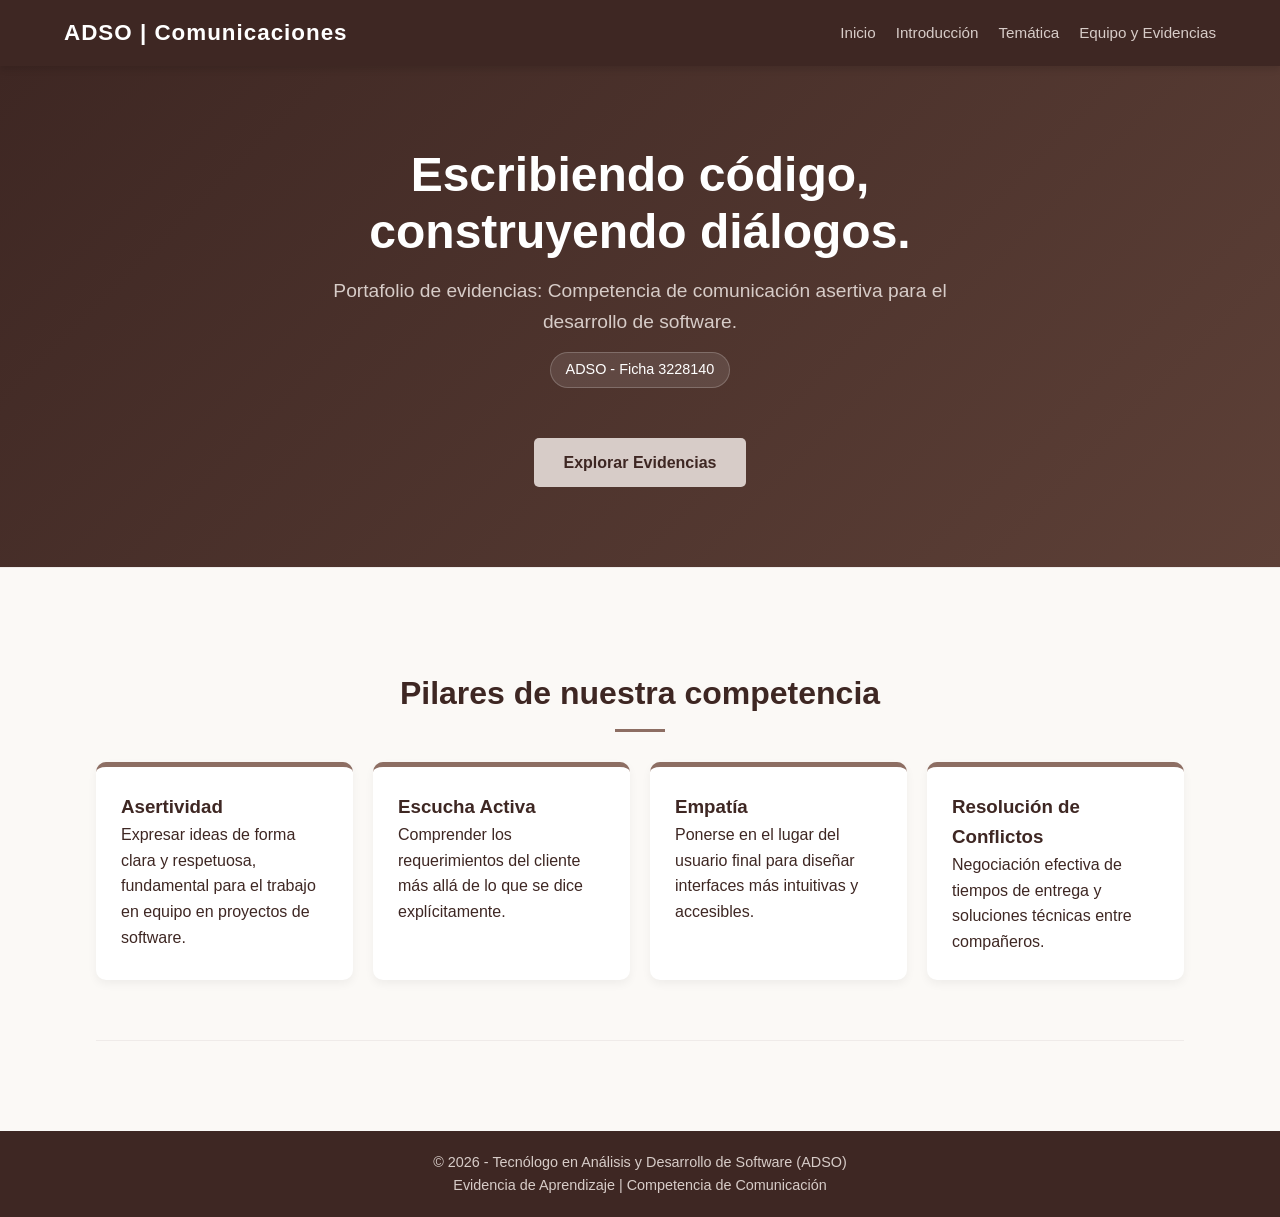
<file: index.html>
<!DOCTYPE html>
<html lang="es">
<head>
    <meta charset="UTF-8">
    <meta name="viewport" content="width=device-width, initial-scale=1.0">
    <title>ADSO | Comunicaciones - Inicio</title>
    <link rel="stylesheet" href="estilos.css">
</head>
<body>

    <header>
        <div class="nav-container">
            <div class="logo">ADSO | Comunicaciones</div>
            <nav>
                <ul>
                    <li><a href="index.html">Inicio</a></li>
                    <li><a href="introduccion.html">Introducción</a></li>
                    <li><a href="tematica.html">Temática</a></li>
                    <li><a href="equipo_evidencias.html">Equipo y Evidencias</a></li>
                </ul>
            </nav>
        </div>
    </header>

    <section class="hero">
        <h1>Escribiendo código,<br>construyendo diálogos.</h1>
        <p>Portafolio de evidencias: Competencia de comunicación asertiva para el desarrollo de software.</p>
        <div class="sub-hero-tag">ADSO - Ficha 3228140</div>
        <div style="margin-top: 30px;">
            <a href="equipo_evidencias.html" class="boton-hero">Explorar Evidencias</a>
        </div>
    </section>

    <div class="container">
        <section id="pilares">
            <h2>Pilares de nuestra competencia</h2>
            <div class="grid-pilares">
                <div class="card-pilar">
                    <h3>Asertividad</h3>
                    <p>Expresar ideas de forma clara y respetuosa, fundamental para el trabajo en equipo en proyectos de software.</p>
                </div>
                <div class="card-pilar">
                    <h3>Escucha Activa</h3>
                    <p>Comprender los requerimientos del cliente más allá de lo que se dice explícitamente.</p>
                </div>
                <div class="card-pilar">
                    <h3>Empatía</h3>
                    <p>Ponerse en el lugar del usuario final para diseñar interfaces más intuitivas y accesibles.</p>
                </div>
                <div class="card-pilar">
                    <h3>Resolución de Conflictos</h3>
                    <p>Negociación efectiva de tiempos de entrega y soluciones técnicas entre compañeros.</p>
                </div>
            </div>
        </section>
    </div>

    <footer>
        <p>© 2026 - Tecnólogo en Análisis y Desarrollo de Software (ADSO)</p>
        <p>Evidencia de Aprendizaje | Competencia de Comunicación</p>
    </footer>

</body>
</html>
</file>
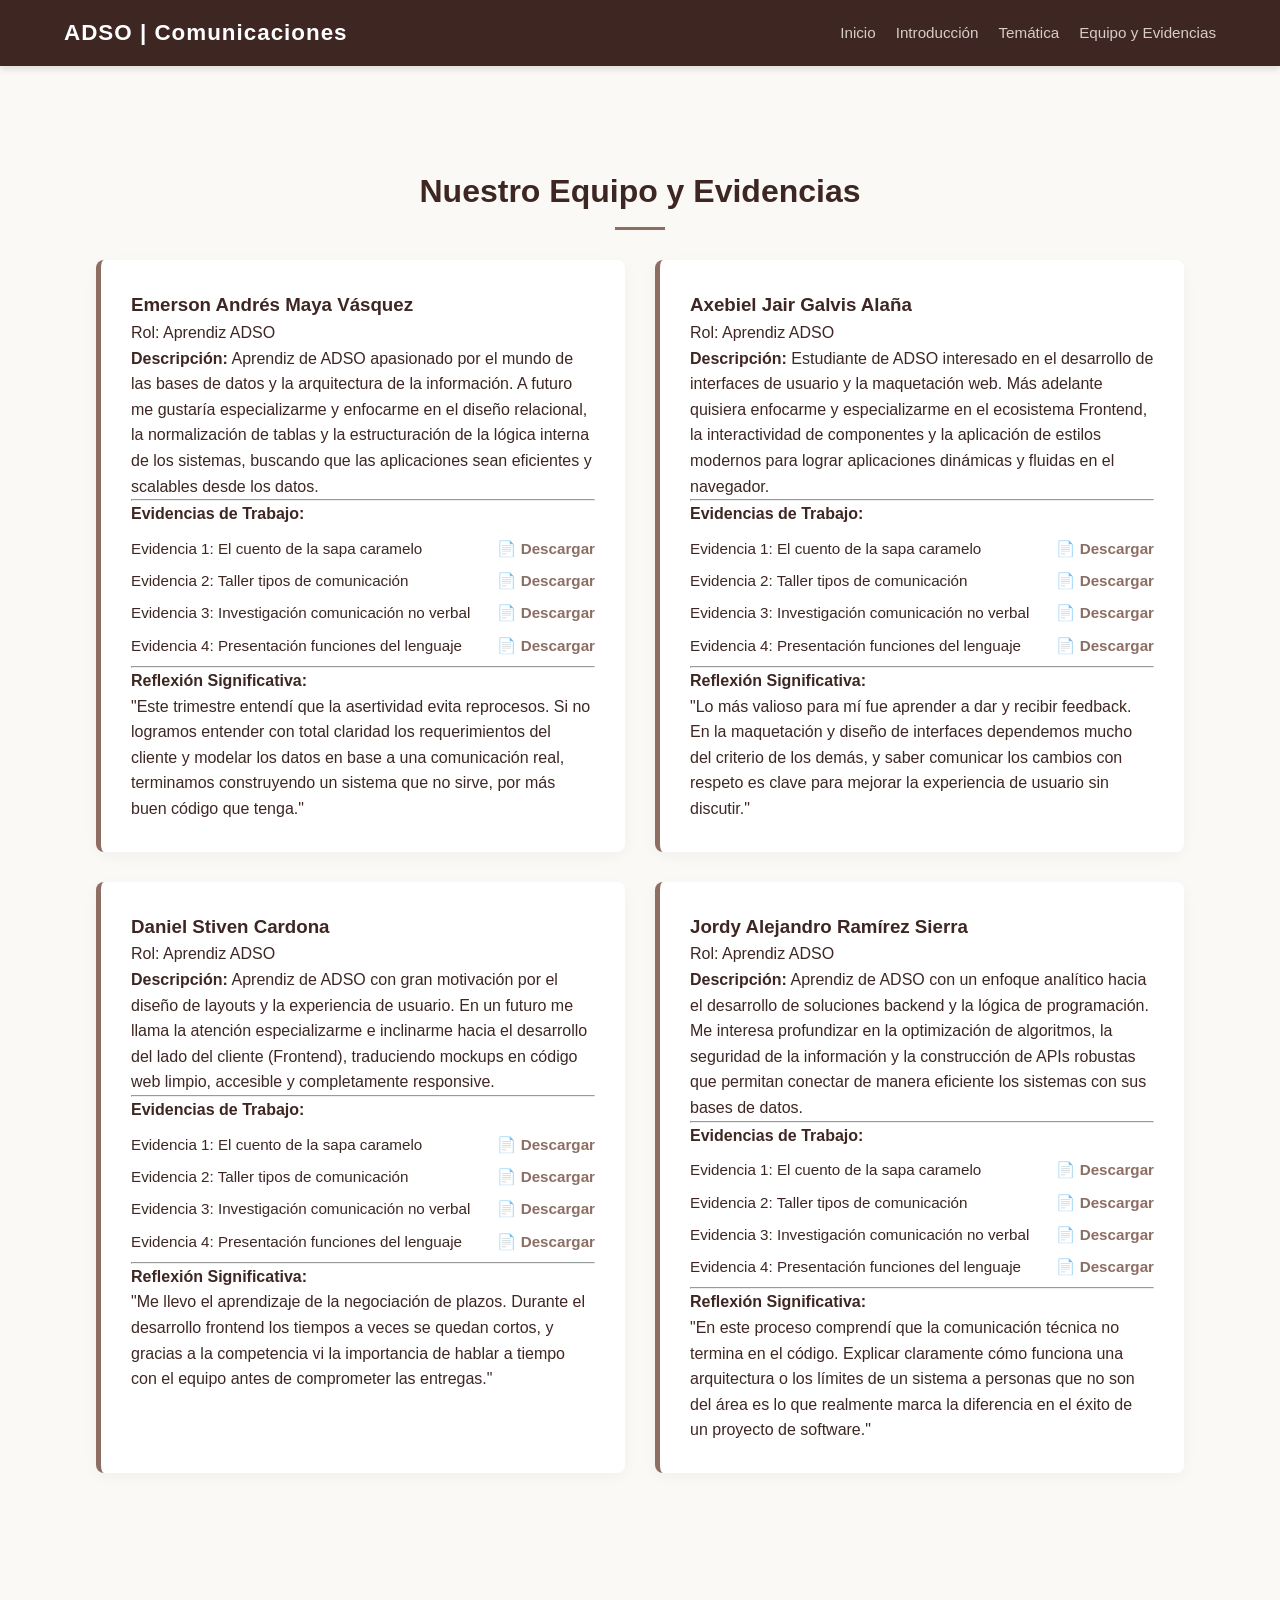
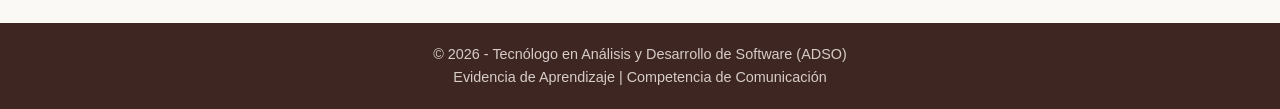
<file: equipo_evidencias.html>
<!DOCTYPE html>
<html lang="es">
<head>
    <meta charset="UTF-8">
    <meta name="viewport" content="width=device-width, initial-scale=1.0">
    <title>Equipo y Evidencias</title>
    <link rel="stylesheet" href="estilos.css">
</head>
<body>

    <header>
        <div class="nav-container">
            <div class="logo">ADSO | Comunicaciones</div>
            <nav>
                <ul>
                    <li><a href="index.html">Inicio</a></li>
                    <li><a href="introduccion.html">Introducción</a></li>
                    <li><a href="tematica.html">Temática</a></li>
                    <li><a href="equipo_evidencias.html">Equipo y Evidencias</a></li>
                </ul>
            </nav>
        </div>
    </header>

    <div class="container">
        <section id="equipo" style="border: none;">
            <h2>Nuestro Equipo y Evidencias</h2>
            <div class="grid-equipo">
                
                <div class="card">
                    <h3>Emerson Andrés Maya Vásquez</h3>
                    <p class="rol-tag">Rol: Aprendiz ADSO</p>
                    <p><strong>Descripción:</strong> Aprendiz de ADSO apasionado por el mundo de las bases de datos y la arquitectura de la información. A futuro me gustaría especializarme y enfocarme en el diseño relacional, la normalización de tablas y la estructuración de la lógica interna de los sistemas, buscando que las aplicaciones sean eficientes y scalables desde los datos.</p>
                    
                    <hr class="divisor">
                    <p><strong>Evidencias de Trabajo:</strong></p>
                    <ul class="lista-evidencias">
                        <li><span>Evidencia 1: El cuento de la sapa caramelo</span> <a href="Trabajos_Emerson/CUENTO_SAPA_CARAMELO.jpg" class="evidencia-link" download="Cuento_Sapa_Caramelo.jpg">📄 Descargar</a></li>
                        <li><span>Evidencia 2: Taller tipos de comunicación</span> <a href="Trabajos_Emerson/actividadParejas1.pdf" class="evidencia-link" download="Taller_Tipos_Comunicacion.pdf">📄 Descargar</a></li>
                        <li><span>Evidencia 3: Investigación comunicación no verbal</span> <a href="Trabajos_Emerson/COMUNICACIÓN_NO_VERBAL.docx" class="evidencia-link" download="Investigacion_Comunicacion_No_Verbal.docx">📄 Descargar</a></li>
                        <li><span>Evidencia 4: Presentación funciones del lenguaje</span> <a href="Trabajos_Emerson/Técnicas_de_Comunicación_Asertiva.pdf" class="evidencia-link" download="Presentacion_Funciones_Lenguaje.docx">📄 Descargar</a></li>
                    </ul>
                    
                    <hr class="divisor">
                    <p><strong>Reflexión Significativa:</strong></p>
                    <p class="reflexion-texto">"Este trimestre entendí que la asertividad evita reprocesos. Si no logramos entender con total claridad los requerimientos del cliente y modelar los datos en base a una comunicación real, terminamos construyendo un sistema que no sirve, por más buen código que tenga."</p>
                </div>

                <div class="card">
                    <h3>Axebiel Jair Galvis Alaña</h3>
                    <p class="rol-tag">Rol: Aprendiz ADSO</p>
                    <p><strong>Descripción:</strong> Estudiante de ADSO interesado en el desarrollo de interfaces de usuario y la maquetación web. Más adelante quisiera enfocarme y especializarme en el ecosistema Frontend, la interactividad de componentes y la aplicación de estilos modernos para lograr aplicaciones dinámicas y fluidas en el navegador.</p>
                    
                    <hr class="divisor">
                    <p><strong>Evidencias de Trabajo:</strong></p>
                    <ul class="lista-evidencias">
                        <li><span>Evidencia 1: El cuento de la sapa caramelo</span> <a href="Trabajos_Axebiel/Cuento_sapa.jpeg" class="evidencia-link" download="Cuento_Sapa_Caramelo_Axebiel.jpg">📄 Descargar</a></li>
                        <li><span>Evidencia 2: Taller tipos de comunicación</span> <a href="Trabajos_Axebiel/TALLER_DE_COMUNICACIÓN_ASERTIVA.docx" class="evidencia-link" download="Taller_Tipos_Comunicacion_Axebiel.pdf">📄 Descargar</a></li>
                        <li><span>Evidencia 3: Investigación comunicación no verbal</span> <a href="Trabajos_Axebiel/Document_12.docx" class="evidencia-link" download="Investigacion_No_Verbal_Axebiel.docx">📄 Descargar</a></li>
                        <li><span>Evidencia 4: Presentación funciones del lenguaje</span> <a href="Trabajos_Axebiel/Funcion_Apelativa.pptx" class="evidencia-link" download="Funciones_Lenguaje_Axebiel.docx">📄 Descargar</a></li>
                    </ul>
                    
                    <hr class="divisor">
                    <p><strong>Reflexión Significativa:</strong></p>
                    <p class="reflexion-texto">"Lo más valioso para mí fue aprender a dar y recibir feedback. En la maquetación y diseño de interfaces dependemos mucho del criterio de los demás, y saber comunicar los cambios con respeto es clave para mejorar la experiencia de usuario sin discutir."</p>
                </div>

                <div class="card">
                    <h3>Daniel Stiven Cardona</h3>
                    <p class="rol-tag">Rol: Aprendiz ADSO</p>
                    <p><strong>Descripción:</strong> Aprendiz de ADSO con gran motivación por el diseño de layouts y la experiencia de usuario. En un futuro me llama la atención especializarme e inclinarme hacia el desarrollo del lado del cliente (Frontend), traduciendo mockups en código web limpio, accesible y completamente responsive.</p>
                    
                    <hr class="divisor">
                    <p><strong>Evidencias de Trabajo:</strong></p>
                    <ul class="lista-evidencias">
                        <li><span>Evidencia 1: El cuento de la sapa caramelo</span> <a href="Trabajos_Daniel/sapa_caramelo.jpeg" class="evidencia-link" download="Cuento_Sapa_Caramelo_Daniel.jpg">📄 Descargar</a></li>
                        <li><span>Evidencia 2: Taller tipos de comunicación</span> <a href="Trabajos_Daniel/Taller_tipo_de_comunicación1.docx" class="evidencia-link" download="Taller_Tipos_Comunicacion_Daniel.pdf">📄 Descargar</a></li>
                        <li><span>Evidencia 3: Investigación comunicación no verbal</span> <a href="Trabajos_Daniel/Proxemia individual.docx" class="evidencia-link" download="Investigacion_No_Verbal_Daniel.docx">📄 Descargar</a></li>
                        <li><span>Evidencia 4: Presentación funciones del lenguaje</span> <a href="Trabajos_Emerson/Técnicas_de_Comunicación_Asertiva.pdf" class="evidencia-link" download="Funciones_Lenguaje_Daniel.docx">📄 Descargar</a></li>
                    </ul>
                    
                    <hr class="divisor">
                    <p><strong>Reflexión Significativa:</strong></p>
                    <p class="reflexion-texto">"Me llevo el aprendizaje de la negociación de plazos. Durante el desarrollo frontend los tiempos a veces se quedan cortos, y gracias a la competencia vi la importancia de hablar a tiempo con el equipo antes de comprometer las entregas."</p>
                </div>

                <div class="card">
                    <h3>Jordy Alejandro Ramírez Sierra</h3>
                    <p class="rol-tag">Rol: Aprendiz ADSO</p>
                    <p><strong>Descripción:</strong> Aprendiz de ADSO con un enfoque analítico hacia el desarrollo de soluciones backend y la lógica de programación. Me interesa profundizar en la optimización de algoritmos, la seguridad de la información y la construcción de APIs robustas que permitan conectar de manera eficiente los sistemas con sus bases de datos.</p>
                    
                    <hr class="divisor">
                    <p><strong>Evidencias de Trabajo:</strong></p>
                    <ul class="lista-evidencias">
                        <li><span>Evidencia 1: El cuento de la sapa caramelo</span> <a href="Trabajos_Jordy/Sapa Caramelo.png" class="evidencia-link" download="Cuento_Sapa_Caramelo_Jordy.jpg">📄 Descargar</a></li>
                        <li><span>Evidencia 2: Taller tipos de comunicación</span> <a href="Trabajos_Jordy/Actividad Parejas - Emily - Jordy.docx" class="evidencia-link" download="Taller_Tipos_Comunicacion_Jordy.pdf">📄 Descargar</a></li>
                        <li><span>Evidencia 3: Investigación comunicación no verbal</span> <a href="Trabajos_Jordy/COMUNICACIÓN_NO_VERBAL.docx" class="evidencia-link" download="Investigacion_No_Verbal_Jordy.docx">📄 Descargar</a></li>
                        <li><span>Evidencia 4: Presentación funciones del lenguaje</span> <a href="Trabajos_Jordy/Apelativa.pptx" class="evidencia-link" download="Presentacion_Funciones_Lenguaje_Jordy.pdf">📄 Descargar</a></li>
                    </ul>
                    
                    <hr class="divisor">
                    <p><strong>Reflexión Significativa:</strong></p>
                    <p class="reflexion-texto">"En este proceso comprendí que la comunicación técnica no termina en el código. Explicar claramente cómo funciona una arquitectura o los límites de un sistema a personas que no son del área es lo que realmente marca la diferencia en el éxito de un proyecto de software."</p>
                </div>

            </div>
        </section>
    </div>

    <footer>
        <p>© 2026 - Tecnólogo en Análisis y Desarrollo de Software (ADSO)</p>
        <p>Evidencia de Aprendizaje | Competencia de Comunicación</p>
    </footer>

</body>
</html>
</file>
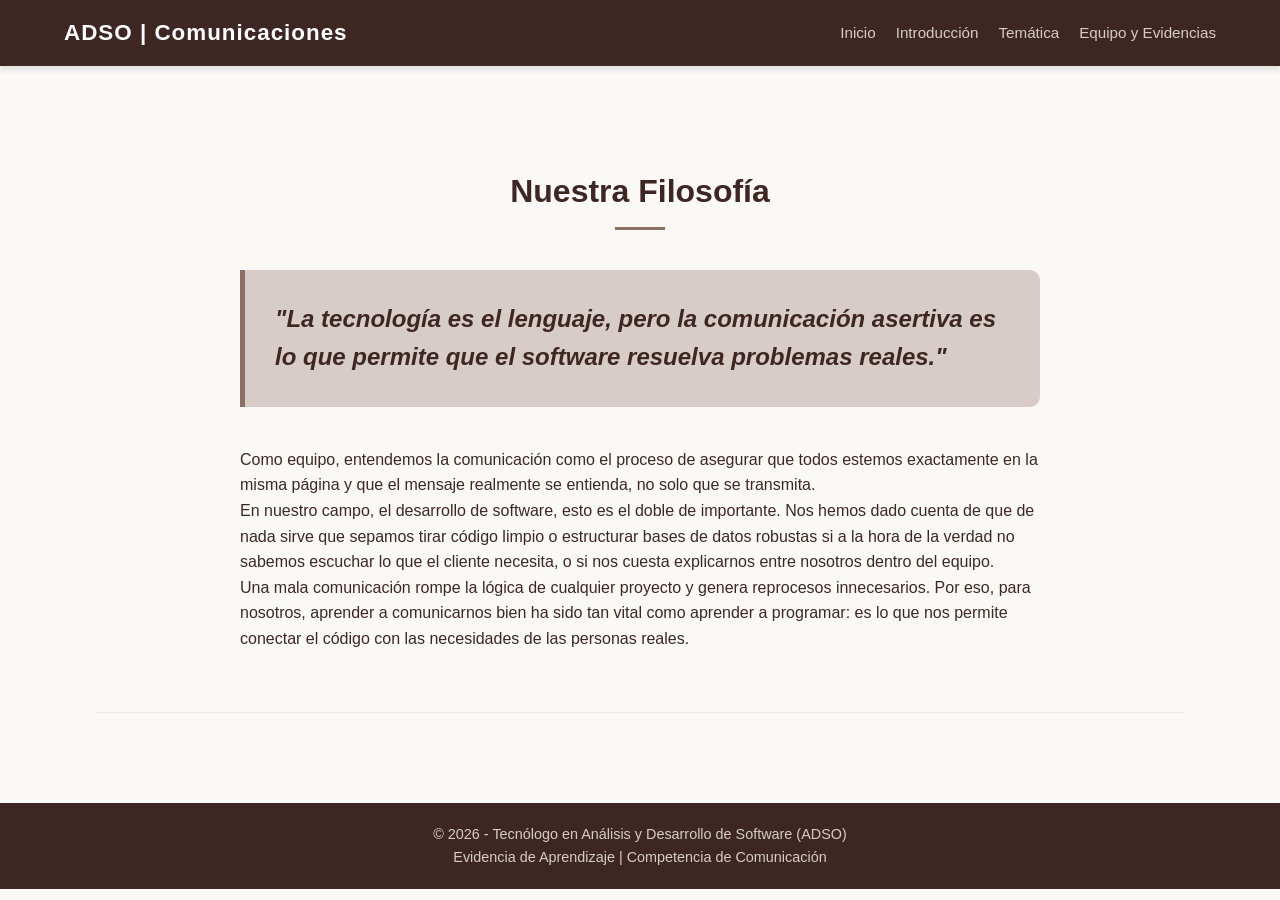
<file: introduccion.html>
<!DOCTYPE html>
<html lang="es">
<head>
    <meta charset="UTF-8">
    <meta name="viewport" content="width=device-width, initial-scale=1.0">
    <title>Introducción | ADSO</title>
    <link rel="stylesheet" href="estilos.css">
</head>
<body>

    <header>
        <div class="nav-container">
            <div class="logo">ADSO | Comunicaciones</div>
            <nav>
                <ul>
                    <li><a href="index.html">Inicio</a></li>
                    <li><a href="introduccion.html">Introducción</a></li>
                    <li><a href="tematica.html">Temática</a></li>
                    <li><a href="equipo_evidencias.html">Equipo y Evidencias</a></li>
                </ul>
            </nav>
        </div>
    </header>

    <div class="container">
        <section class="intro-section">
            <h2>Nuestra Filosofía</h2>            
            <div class="intro-content">
                <blockquote class="destacado">
                    "La tecnología es el lenguaje, pero la comunicación asertiva es lo que permite que el software resuelva problemas reales."
                </blockquote>
                
                <p>Como equipo, entendemos la comunicación como el proceso de asegurar que todos estemos exactamente en la misma página y que el mensaje realmente se entienda, no solo que se transmita.</p>
                <p>En nuestro campo, el desarrollo de software, esto es el doble de importante. Nos hemos dado cuenta de que de nada sirve que sepamos tirar código limpio o estructurar bases de datos robustas si a la hora de la verdad no sabemos escuchar lo que el cliente necesita, o si nos cuesta explicarnos entre nosotros dentro del equipo.</p>
                <p>Una mala comunicación rompe la lógica de cualquier proyecto y genera reprocesos innecesarios. Por eso, para nosotros, aprender a comunicarnos bien ha sido tan vital como aprender a programar: es lo que nos permite conectar el código con las necesidades de las personas reales.</p>
            </div>
        </section>
    </div>

    <footer>
        <p>© 2026 - Tecnólogo en Análisis y Desarrollo de Software (ADSO)</p>
        <p>Evidencia de Aprendizaje | Competencia de Comunicación</p>
    </footer>

</body>
</html>
</file>
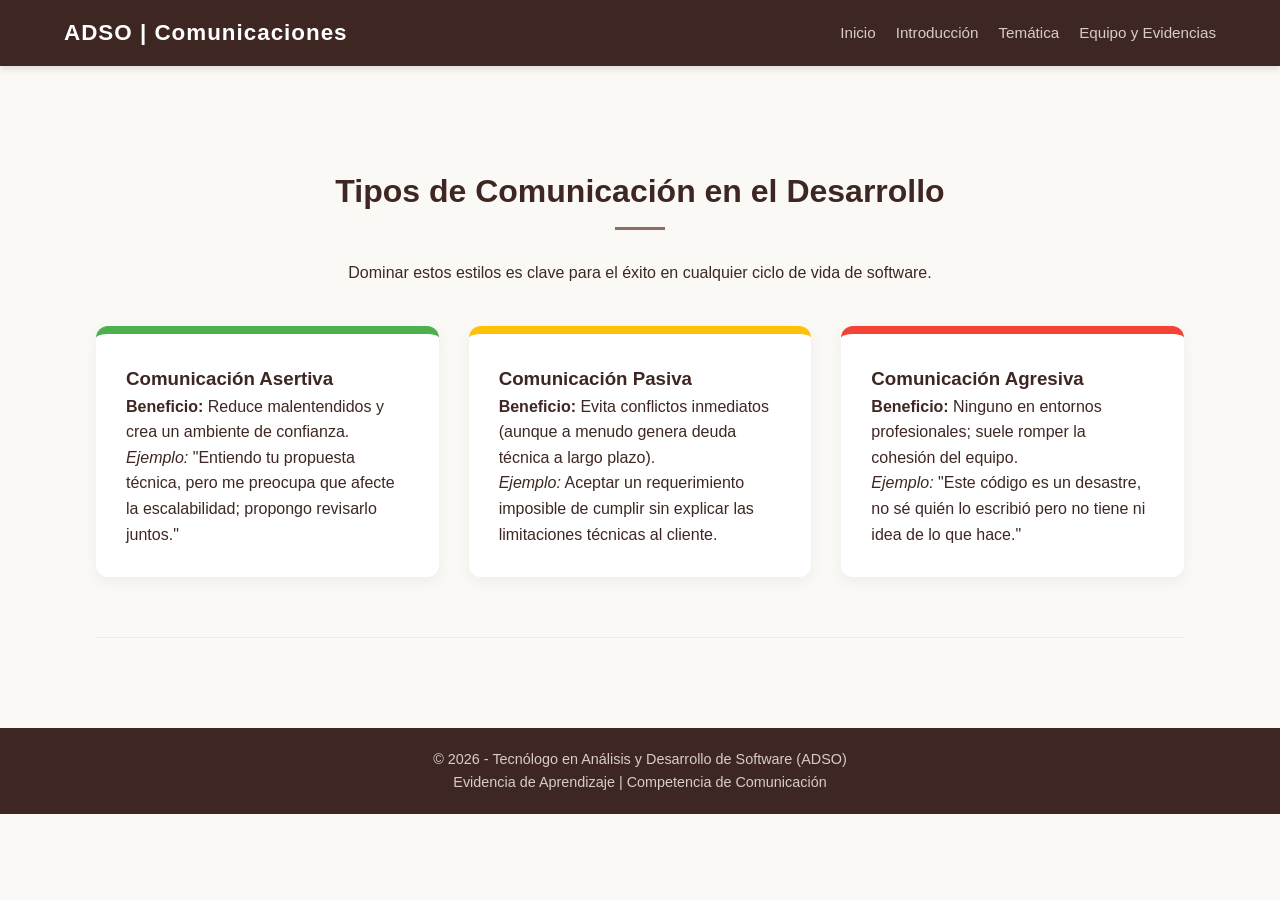
<file: tematica.html>
<!DOCTYPE html>
<html lang="es">
<head>
    <meta charset="UTF-8">
    <meta name="viewport" content="width=device-width, initial-scale=1.0">
    <title>Temática | ADSO Comunicaciones</title>
    <link rel="stylesheet" href="estilos.css">
</head>
<body>

    <header>
        <div class="nav-container">
            <div class="logo">ADSO | Comunicaciones</div>
            <nav>
                <ul>
                    <li><a href="index.html">Inicio</a></li>
                    <li><a href="introduccion.html">Introducción</a></li>
                    <li><a href="tematica.html">Temática</a></li>
                    <li><a href="equipo_evidencias.html">Equipo y Evidencias</a></li>
                </ul>
            </nav>
        </div>
    </header>

    <div class="container">
        <section class="seccion-tematica">
            <h2>Tipos de Comunicación en el Desarrollo</h2>
            <p style="text-align: center; margin-bottom: 40px;">Dominar estos estilos es clave para el éxito en cualquier ciclo de vida de software.</p>

            <div class="grid-tematica">
                <!-- Tarjeta 1 -->
                <div class="card-tematica tipo-asertiva">
                    <h3>Comunicación Asertiva</h3>
                    <p><strong>Beneficio:</strong> Reduce malentendidos y crea un ambiente de confianza.</p>
                    <p><em>Ejemplo:</em> "Entiendo tu propuesta técnica, pero me preocupa que afecte la escalabilidad; propongo revisarlo juntos."</p>
                </div>

                <!-- Tarjeta 2 -->
                <div class="card-tematica tipo-pasiva">
                    <h3>Comunicación Pasiva</h3>
                    <p><strong>Beneficio:</strong> Evita conflictos inmediatos (aunque a menudo genera deuda técnica a largo plazo).</p>
                    <p><em>Ejemplo:</em> Aceptar un requerimiento imposible de cumplir sin explicar las limitaciones técnicas al cliente.</p>
                </div>

                <!-- Tarjeta 3 -->
                <div class="card-tematica tipo-agresiva">
                    <h3>Comunicación Agresiva</h3>
                    <p><strong>Beneficio:</strong> Ninguno en entornos profesionales; suele romper la cohesión del equipo.</p>
                    <p><em>Ejemplo:</em> "Este código es un desastre, no sé quién lo escribió pero no tiene ni idea de lo que hace."</p>
                </div>
            </div>
        </section>
    </div>

    <footer>
        <p>© 2026 - Tecnólogo en Análisis y Desarrollo de Software (ADSO)</p>
        <p>Evidencia de Aprendizaje | Competencia de Comunicación</p>
    </footer>

</body>
</html>
</file>
<file: estilos.css>
/* --- VARIABLES DE DISEÑO (Paleta Café / Chocolate / Crema) --- */
:root {
    --bg-principal: #fbf9f6;
    --bg-tarjetas: #ffffff;
    --texto-principal: #3e2723;
    --texto-secundario: #5d4037;
    --color-acento: #8d6e63;
    --color-acento-claro: #d7ccc8;
    --borde: #efebe9;
    /* Colores temáticos */
    --asertiva: #4caf50;
    --pasiva: #ffc107;
    --agresiva: #f44336;
}

/* --- ESTILOS GENERALES --- */
* { box-sizing: border-box; margin: 0; padding: 0; font-family: 'Segoe UI', Tahoma, Geneva, Verdana, sans-serif; }

body { background-color: var(--bg-principal); color: var(--texto-principal); line-height: 1.6; }

.container { width: 85%; max-width: 1200px; margin: 0 auto; padding: 40px 0; }

/* --- HEADER & NAVEGACIÓN --- */
header { background-color: var(--texto-principal); color: #ffffff; position: sticky; top: 0; z-index: 1000; box-shadow: 0 4px 6px rgba(0,0,0,0.1); }
.nav-container { display: flex; justify-content: space-between; align-items: center; padding: 15px 5%; }
.logo { font-size: 1.4rem; font-weight: bold; letter-spacing: 1px; }
nav ul { display: flex; list-style: none; }
nav ul li { margin-left: 20px; }
nav ul li a { color: var(--color-acento-claro); text-decoration: none; font-size: 0.95rem; transition: color 0.3s; }
nav ul li a:hover { color: #ffffff; }

/* --- SECCIÓN HERO --- */
.hero { background: linear-gradient(135deg, #3e2723 0%, #5d4037 100%); color: white; text-align: center; padding: 80px 20px; }
.hero h1 { font-size: 3rem; margin-bottom: 15px; line-height: 1.2; }
.hero p { font-size: 1.2rem; color: var(--color-acento-claro); max-width: 700px; margin: 0 auto 15px; }
.sub-hero-tag { display: inline-block; background-color: rgba(255, 255, 255, 0.1); padding: 5px 15px; border-radius: 20px; font-size: 0.9rem; border: 1px solid rgba(255, 255, 255, 0.2); }
.boton-hero { display: inline-block; padding: 12px 30px; background-color: var(--color-acento-claro); color: var(--texto-principal); text-decoration: none; font-weight: bold; border-radius: 5px; transition: all 0.3s ease; margin-top: 20px; }
.boton-hero:hover { background-color: white; transform: translateY(-3px); box-shadow: 0 5px 15px rgba(0,0,0,0.2); }

/* --- SECCIONES REUTILIZABLES --- */
section { padding: 60px 0; border-bottom: 1px solid var(--borde); }
h2 { font-size: 2rem; color: var(--texto-principal); margin-bottom: 30px; text-align: center; position: relative; }
h2::after { content: ''; display: block; width: 50px; height: 3px; background-color: var(--color-acento); margin: 10px auto 0; }

/* --- PILARES (INICIO) --- */
.grid-pilares { display: grid; grid-template-columns: repeat(auto-fit, minmax(250px, 1fr)); gap: 20px; margin-top: 30px; }
.card-pilar { background: white; padding: 25px; border-radius: 10px; border-top: 5px solid var(--color-acento); box-shadow: 0 4px 10px rgba(0,0,0,0.05); transition: transform 0.3s; }
.card-pilar:hover { transform: translateY(-10px); }

/* --- INTRODUCCIÓN --- */
.intro-content { text-align: left; max-width: 800px; margin: 0 auto; }
.destacado { background: var(--color-acento-claro); padding: 30px; border-left: 5px solid var(--color-acento); font-size: 1.5rem; font-weight: bold; margin: 40px 0; border-radius: 0 10px 10px 0; font-style: italic; }

/* --- TEMÁTICA (CARDS SEMÁFORO) --- */
.grid-tematica { display: grid; grid-template-columns: repeat(auto-fit, minmax(300px, 1fr)); gap: 30px; margin-top: 20px; }
.card-tematica { background: white; padding: 30px; border-radius: 12px; box-shadow: 0 5px 15px rgba(0,0,0,0.05); border-top: 8px solid var(--color-acento); transition: transform 0.3s; }
.card-tematica:hover { transform: translateY(-10px); }
.tipo-asertiva { border-top-color: var(--asertiva); }
.tipo-pasiva { border-top-color: var(--pasiva); }
.tipo-agresiva { border-top-color: var(--agresiva); }

/* --- EQUIPO Y EVIDENCIAS --- */
.grid-equipo { display: grid; grid-template-columns: 1fr; gap: 30px; margin-top: 20px; }
@media (min-width: 768px) { .grid-equipo { grid-template-columns: repeat(2, 1fr); } }
.card { background-color: var(--bg-tarjetas); padding: 30px; border-radius: 8px; box-shadow: 0 4px 15px rgba(0, 0, 0, 0.04); border-left: 5px solid var(--color-acento); }

/* --- EVIDENCIAS --- */
.lista-evidencias { list-style: none !important; margin-top: 10px; }
.lista-evidencias li { display: flex; justify-content: space-between; align-items: center; margin-bottom: 8px; font-size: 0.95rem; }
.evidencia-link { color: var(--color-acento); font-weight: bold; text-decoration: none; }
.evidencia-link:hover { text-decoration: underline; }

/* --- FOOTER --- */
footer { background-color: var(--texto-principal); color: var(--color-acento-claro); text-align: center; padding: 20px; font-size: 0.9rem; margin-top: 50px; }

/* --- RESPONSIVE --- */
@media (max-width: 768px) {
    .nav-container { flex-direction: column; gap: 10px; }
    nav ul { flex-wrap: wrap; justify-content: center; }
    .hero h1 { font-size: 2rem; }
    .destacado { font-size: 1.2rem; }
}
</file>
